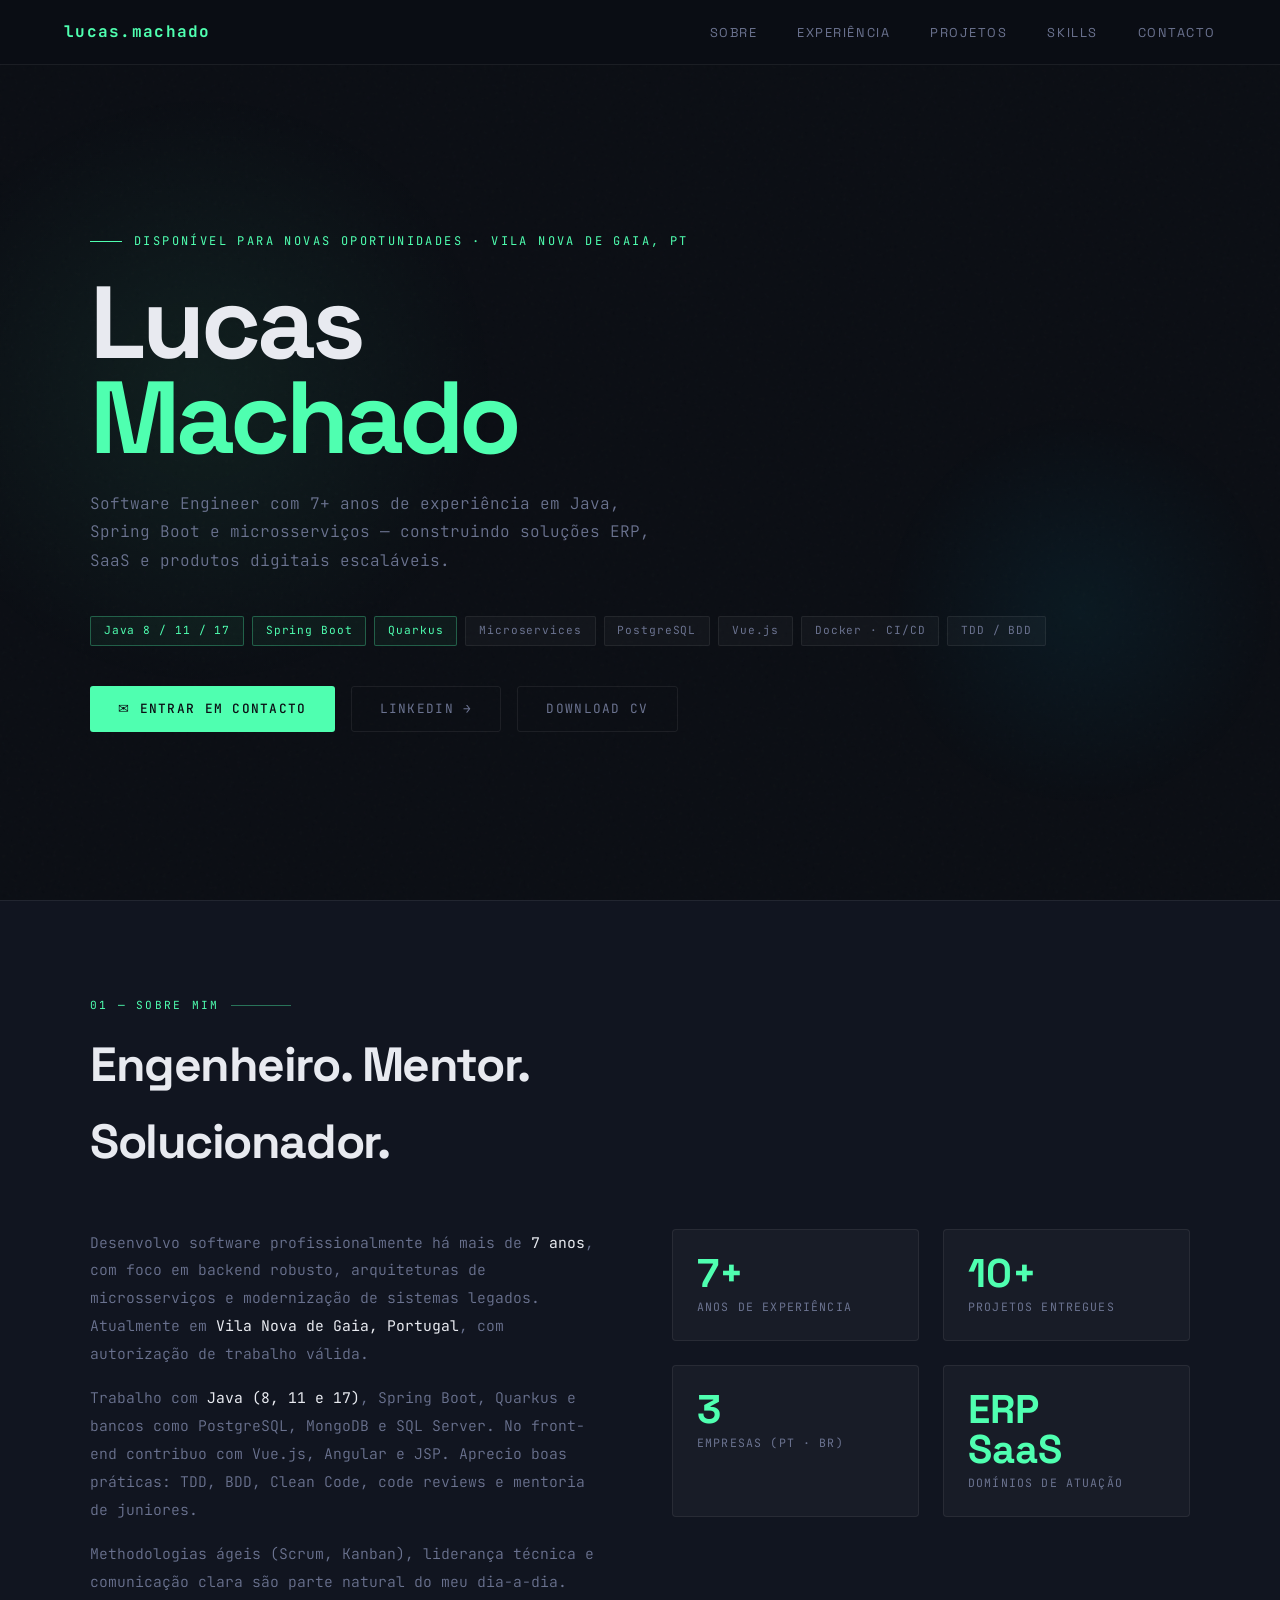
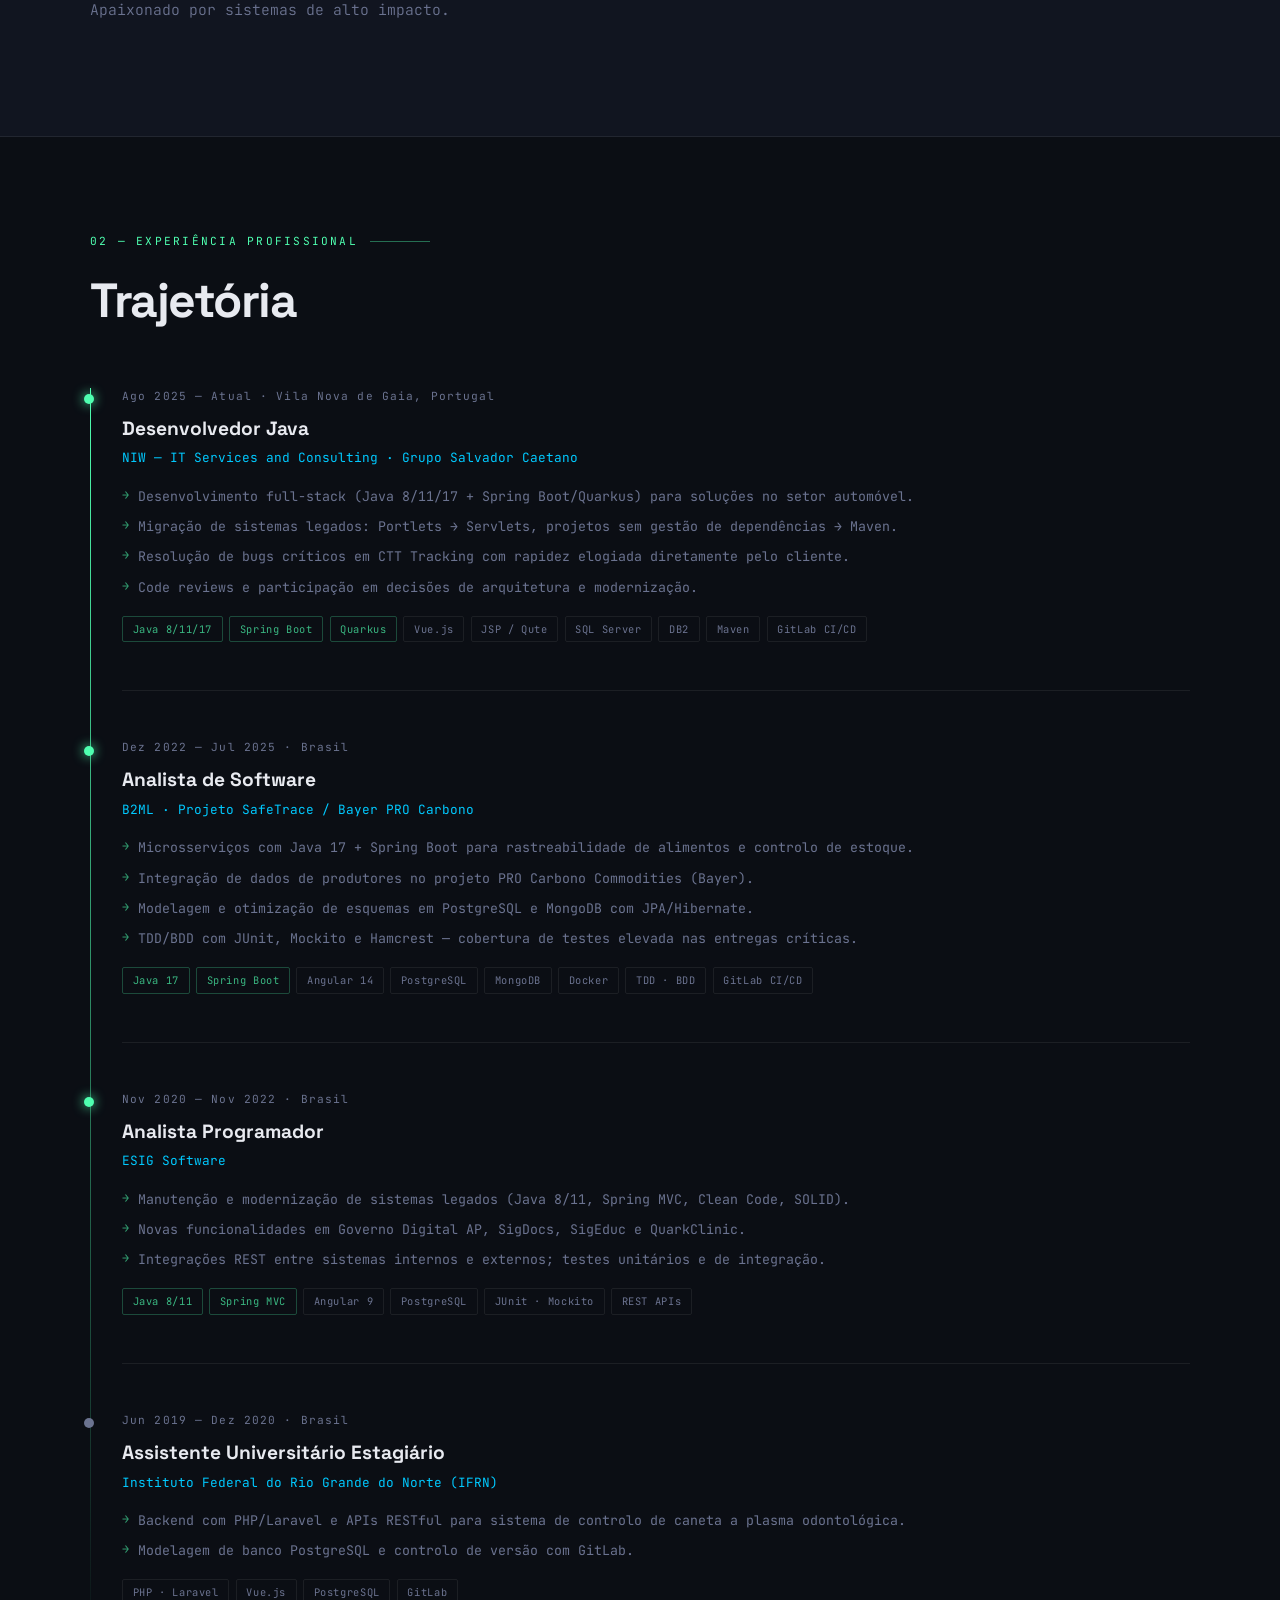
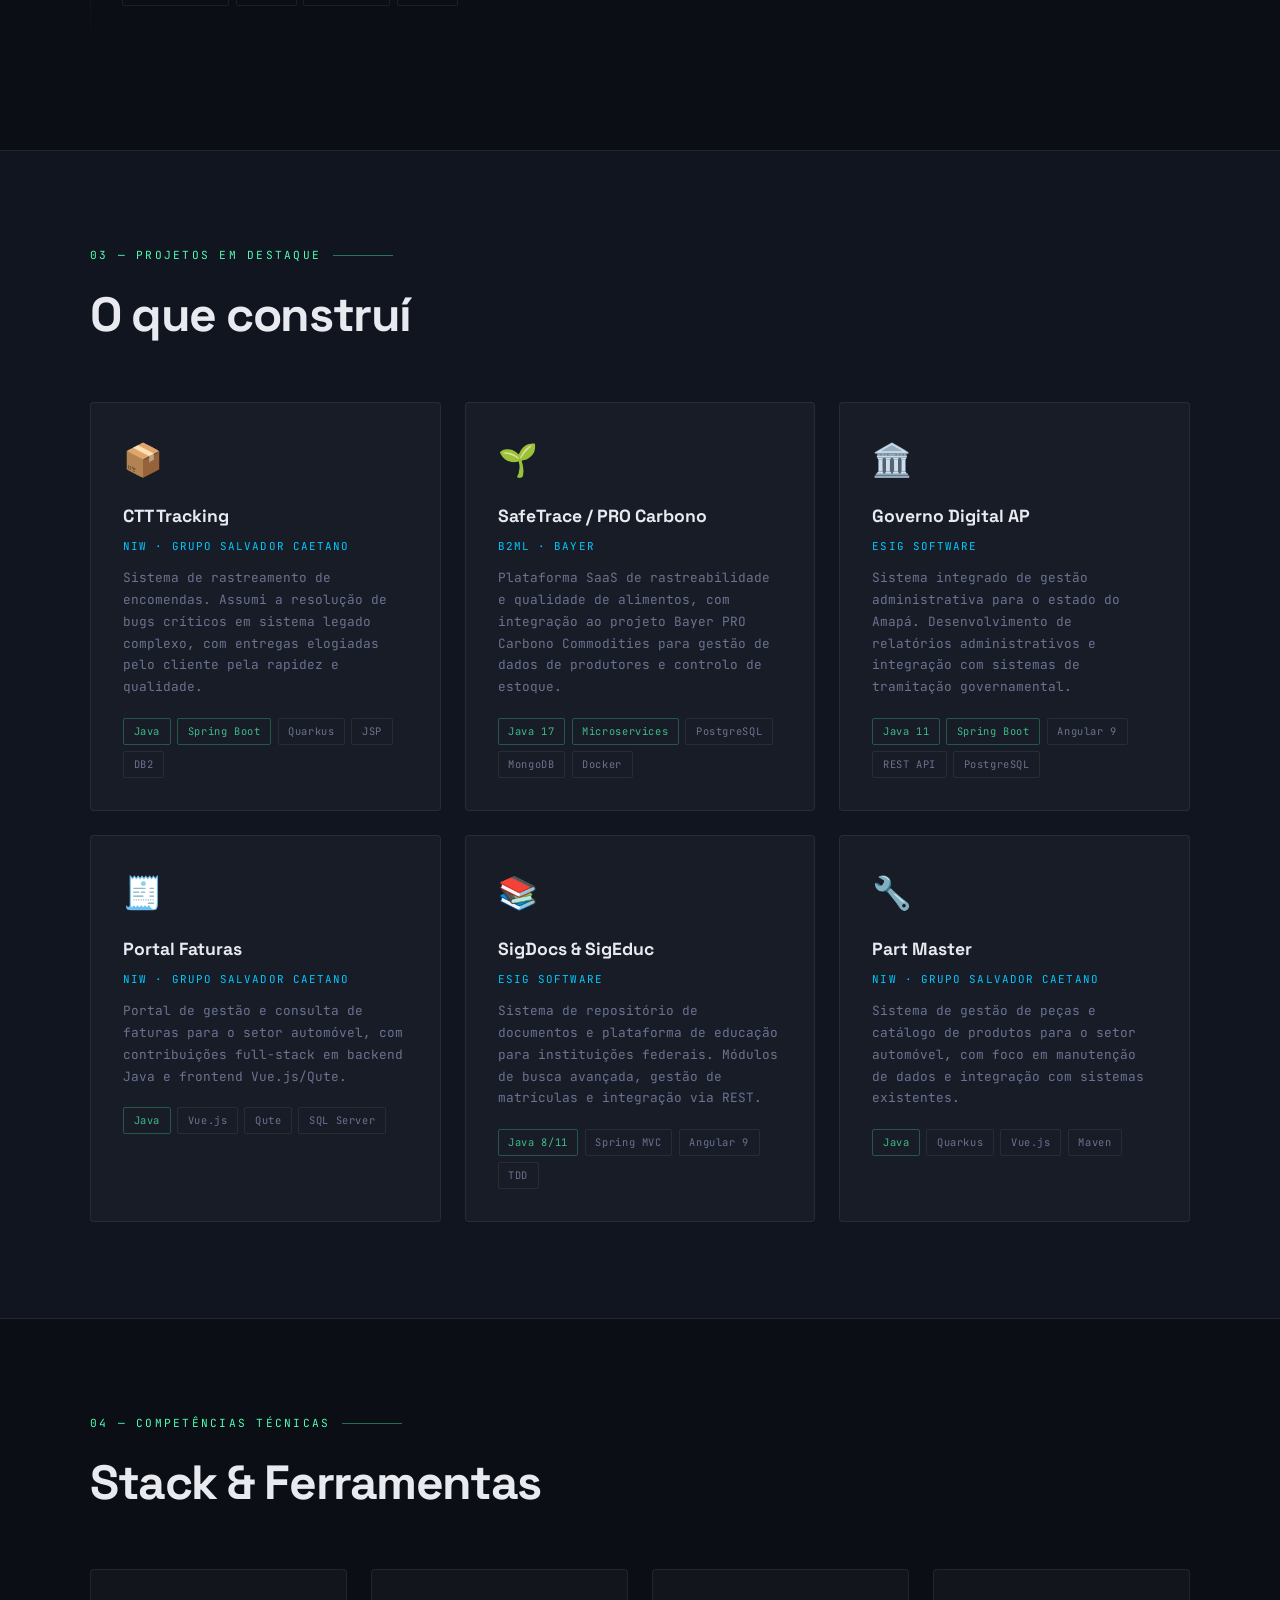
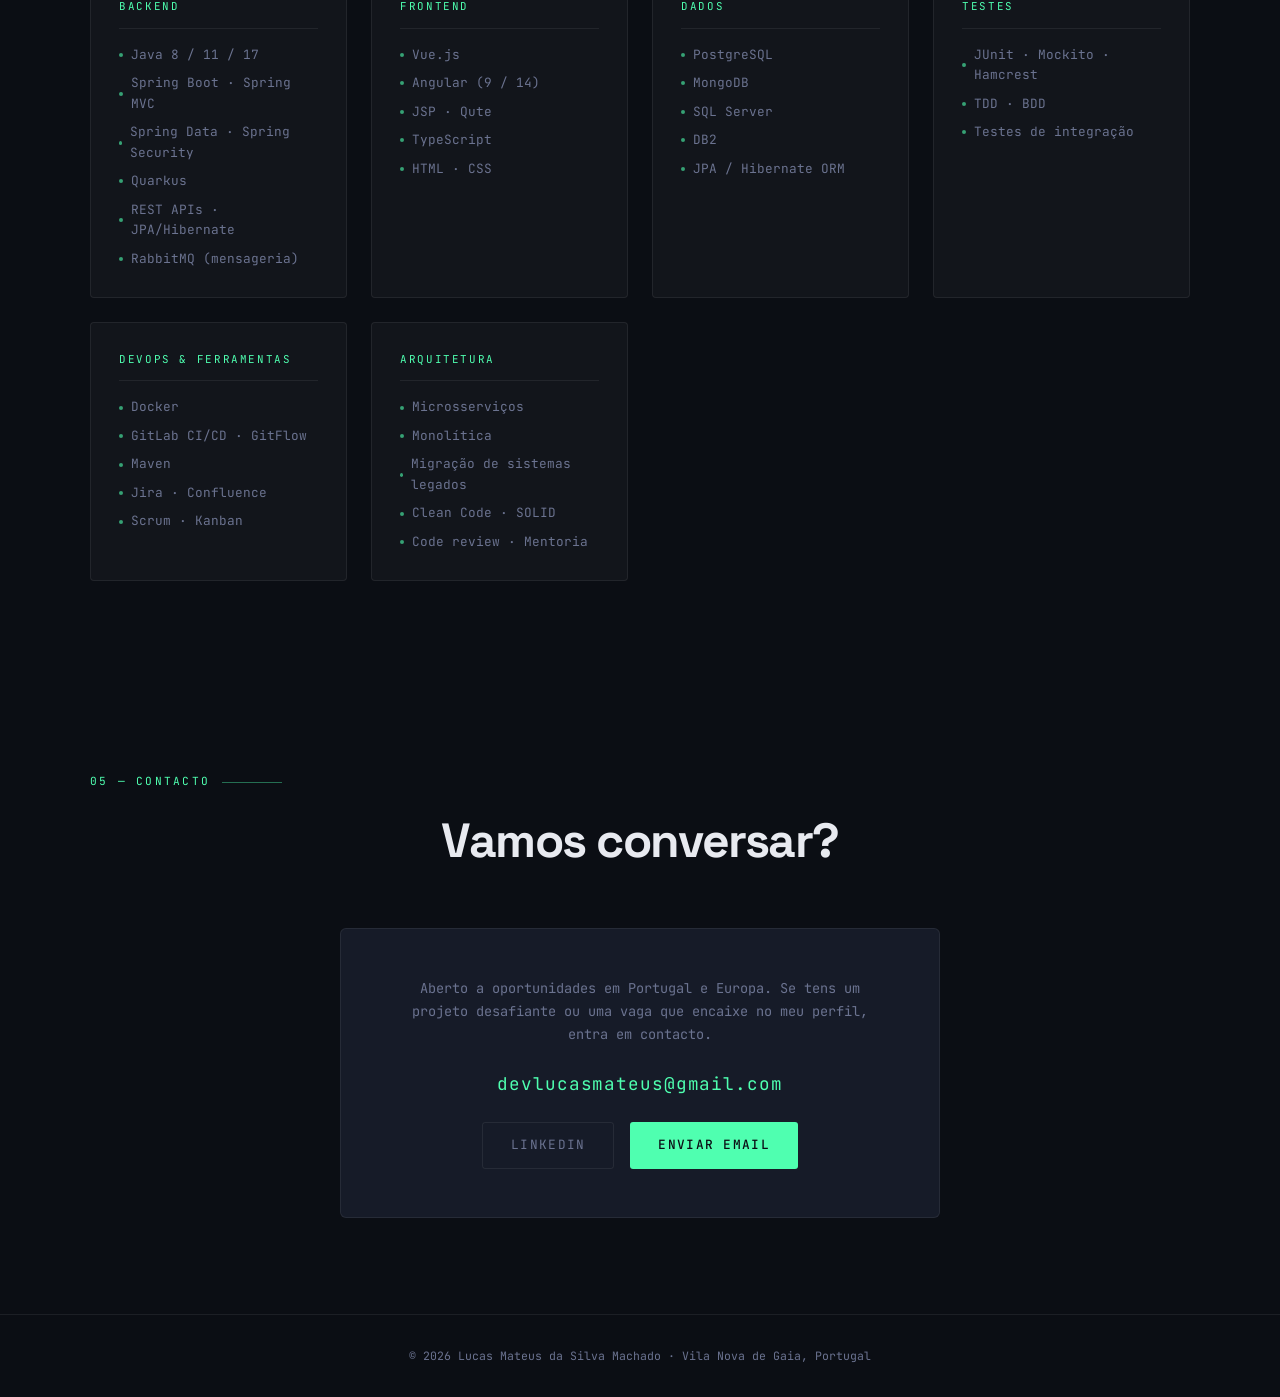
<file: index.html>
<!DOCTYPE html>
<html lang="pt">

<head>
  <meta charset="UTF-8" />
  <meta name="viewport" content="width=device-width, initial-scale=1.0" />
  <title>Lucas Machado — Software Engineer</title>
  <link rel="preconnect" href="https://fonts.googleapis.com" />
  <link rel="preconnect" href="https://fonts.gstatic.com" crossorigin />
  <link
    href="https://fonts.googleapis.com/css2?family=Space+Grotesk:wght@400;500;600;700&family=JetBrains+Mono:wght@300;400;500&display=swap"
    rel="stylesheet" />
  <link rel="stylesheet" href="styles.css" />
</head>

<body>

  <!-- NAV -->
  <nav>
    <span class="nav-logo">lucas.machado</span>
    <ul class="nav-links">
      <li><a href="#sobre">Sobre</a></li>
      <li><a href="#experiencia">Experiência</a></li>
      <li><a href="#projetos">Projetos</a></li>
      <li><a href="#skills">Skills</a></li>
      <li><a href="#contacto">Contacto</a></li>
    </ul>
  </nav>

  <!-- HERO -->
  <section id="hero">
    <div class="hero-glow"></div>
    <div class="hero-glow2"></div>
    <div class="hero-inner">
      <p class="hero-tag">Disponível para novas oportunidades · Vila Nova de Gaia, PT</p>
      <h1>Lucas<br><span class="line2">Machado</span></h1>
      <p class="hero-desc">
        Software Engineer com 7+ anos de experiência em Java, Spring Boot e microsserviços —
        construindo soluções ERP, SaaS e produtos digitais escaláveis.
      </p>
      <div class="hero-badges">
        <span class="badge main">Java 8 / 11 / 17</span>
        <span class="badge main">Spring Boot</span>
        <span class="badge main">Quarkus</span>
        <span class="badge">Microservices</span>
        <span class="badge">PostgreSQL</span>
        <span class="badge">Vue.js</span>
        <span class="badge">Docker · CI/CD</span>
        <span class="badge">TDD / BDD</span>
      </div>
      <div class="hero-ctas">
        <a href="mailto:devlucasmateus@gmail.com" class="btn btn-primary">✉ Entrar em contacto</a>
        <a href="https://linkedin.com/in/devlucasmateus" target="_blank" class="btn btn-ghost">LinkedIn →</a>
        <a href="resource/LUCAS_MACHADO_CV.pdf" class="btn btn-ghost" download>Download CV</a>
      </div>
    </div>
  </section>

  <!-- SOBRE -->
  <section id="sobre">
    <div class="container">
      <p class="section-label">01 — Sobre mim</p>
      <h2 class="section-title">Engenheiro. Mentor.<br>Solucionador.</h2>
      <div class="sobre-grid reveal">
        <div class="sobre-text">
          <p>
            Desenvolvo software profissionalmente há mais de <strong>7 anos</strong>, com foco em backend robusto,
            arquiteturas de microsserviços e modernização de sistemas legados. Atualmente em
            <strong>Vila Nova de Gaia, Portugal</strong>, com autorização de trabalho válida.
          </p>
          <p>
            Trabalho com <strong>Java (8, 11 e 17)</strong>, Spring Boot, Quarkus e bancos como PostgreSQL,
            MongoDB e SQL Server. No front-end contribuo com Vue.js, Angular e JSP. Aprecio
            boas práticas: TDD, BDD, Clean Code, code reviews e mentoria de juniores.
          </p>
          <p>
            Methodologias ágeis (Scrum, Kanban), liderança técnica e comunicação clara são
            parte natural do meu dia-a-dia. Apaixonado por sistemas de alto impacto.
          </p>
        </div>
        <div class="sobre-stats">
          <div class="stat-card">
            <div class="stat-num">7+</div>
            <div class="stat-label">Anos de experiência</div>
          </div>
          <div class="stat-card">
            <div class="stat-num">10+</div>
            <div class="stat-label">Projetos entregues</div>
          </div>
          <div class="stat-card">
            <div class="stat-num">3</div>
            <div class="stat-label">Empresas (PT · BR)</div>
          </div>
          <div class="stat-card">
            <div class="stat-num">ERP<br>SaaS</div>
            <div class="stat-label" style="margin-top:0.25rem">Domínios de atuação</div>
          </div>
        </div>
      </div>
    </div>
  </section>

  <!-- EXPERIÊNCIA -->
  <section id="experiencia">
    <div class="container">
      <p class="section-label">02 — Experiência profissional</p>
      <h2 class="section-title">Trajetória</h2>
      <div class="timeline">

        <!-- NIW -->
        <div class="timeline-item reveal">
          <div class="timeline-dot"></div>
          <p class="job-period">Ago 2025 — Atual · Vila Nova de Gaia, Portugal</p>
          <p class="job-title">Desenvolvedor Java</p>
          <p class="job-company">NIW — IT Services and Consulting · Grupo Salvador Caetano</p>
          <ul class="job-desc">
            <li>Desenvolvimento full-stack (Java 8/11/17 + Spring Boot/Quarkus) para soluções no setor automóvel.</li>
            <li>Migração de sistemas legados: Portlets → Servlets, projetos sem gestão de dependências → Maven.</li>
            <li>Resolução de bugs críticos em CTT Tracking com rapidez elogiada diretamente pelo cliente.</li>
            <li>Code reviews e participação em decisões de arquitetura e modernização.</li>
          </ul>
          <div class="tags">
            <span class="tag highlight">Java 8/11/17</span>
            <span class="tag highlight">Spring Boot</span>
            <span class="tag highlight">Quarkus</span>
            <span class="tag">Vue.js</span>
            <span class="tag">JSP / Qute</span>
            <span class="tag">SQL Server</span>
            <span class="tag">DB2</span>
            <span class="tag">Maven</span>
            <span class="tag">GitLab CI/CD</span>
          </div>
        </div>

        <!-- B2ML -->
        <div class="timeline-item reveal">
          <div class="timeline-dot"></div>
          <p class="job-period">Dez 2022 — Jul 2025 · Brasil</p>
          <p class="job-title">Analista de Software</p>
          <p class="job-company">B2ML · Projeto SafeTrace / Bayer PRO Carbono</p>
          <ul class="job-desc">
            <li>Microsserviços com Java 17 + Spring Boot para rastreabilidade de alimentos e controlo de estoque.</li>
            <li>Integração de dados de produtores no projeto PRO Carbono Commodities (Bayer).</li>
            <li>Modelagem e otimização de esquemas em PostgreSQL e MongoDB com JPA/Hibernate.</li>
            <li>TDD/BDD com JUnit, Mockito e Hamcrest — cobertura de testes elevada nas entregas críticas.</li>
          </ul>
          <div class="tags">
            <span class="tag highlight">Java 17</span>
            <span class="tag highlight">Spring Boot</span>
            <span class="tag">Angular 14</span>
            <span class="tag">PostgreSQL</span>
            <span class="tag">MongoDB</span>
            <span class="tag">Docker</span>
            <span class="tag">TDD · BDD</span>
            <span class="tag">GitLab CI/CD</span>
          </div>
        </div>

        <!-- ESIG -->
        <div class="timeline-item reveal">
          <div class="timeline-dot"></div>
          <p class="job-period">Nov 2020 — Nov 2022 · Brasil</p>
          <p class="job-title">Analista Programador</p>
          <p class="job-company">ESIG Software</p>
          <ul class="job-desc">
            <li>Manutenção e modernização de sistemas legados (Java 8/11, Spring MVC, Clean Code, SOLID).</li>
            <li>Novas funcionalidades em Governo Digital AP, SigDocs, SigEduc e QuarkClinic.</li>
            <li>Integrações REST entre sistemas internos e externos; testes unitários e de integração.</li>
          </ul>
          <div class="tags">
            <span class="tag highlight">Java 8/11</span>
            <span class="tag highlight">Spring MVC</span>
            <span class="tag">Angular 9</span>
            <span class="tag">PostgreSQL</span>
            <span class="tag">JUnit · Mockito</span>
            <span class="tag">REST APIs</span>
          </div>
        </div>

        <!-- IFRN -->
        <div class="timeline-item reveal">
          <div class="timeline-dot" style="background:var(--muted); box-shadow:none;"></div>
          <p class="job-period">Jun 2019 — Dez 2020 · Brasil</p>
          <p class="job-title">Assistente Universitário Estagiário</p>
          <p class="job-company">Instituto Federal do Rio Grande do Norte (IFRN)</p>
          <ul class="job-desc">
            <li>Backend com PHP/Laravel e APIs RESTful para sistema de controlo de caneta a plasma odontológica.</li>
            <li>Modelagem de banco PostgreSQL e controlo de versão com GitLab.</li>
          </ul>
          <div class="tags">
            <span class="tag">PHP · Laravel</span>
            <span class="tag">Vue.js</span>
            <span class="tag">PostgreSQL</span>
            <span class="tag">GitLab</span>
          </div>
        </div>

      </div>
    </div>
  </section>

  <!-- PROJETOS -->
  <section id="projetos">
    <div class="container">
      <p class="section-label">03 — Projetos em destaque</p>
      <h2 class="section-title">O que construí</h2>
      <div class="projects-grid">

        <div class="project-card reveal">
          <div class="project-icon">📦</div>
          <p class="project-name">CTT Tracking</p>
          <p class="project-company">NIW · Grupo Salvador Caetano</p>
          <p class="project-desc">
            Sistema de rastreamento de encomendas. Assumi a resolução de bugs críticos em sistema legado complexo,
            com entregas elogiadas pelo cliente pela rapidez e qualidade.
          </p>
          <div class="tags">
            <span class="tag highlight">Java</span>
            <span class="tag highlight">Spring Boot</span>
            <span class="tag">Quarkus</span>
            <span class="tag">JSP</span>
            <span class="tag">DB2</span>
          </div>
        </div>

        <div class="project-card reveal">
          <div class="project-icon">🌱</div>
          <p class="project-name">SafeTrace / PRO Carbono</p>
          <p class="project-company">B2ML · Bayer</p>
          <p class="project-desc">
            Plataforma SaaS de rastreabilidade e qualidade de alimentos, com integração ao projeto
            Bayer PRO Carbono Commodities para gestão de dados de produtores e controlo de estoque.
          </p>
          <div class="tags">
            <span class="tag highlight">Java 17</span>
            <span class="tag highlight">Microservices</span>
            <span class="tag">PostgreSQL</span>
            <span class="tag">MongoDB</span>
            <span class="tag">Docker</span>
          </div>
        </div>

        <div class="project-card reveal">
          <div class="project-icon">🏛️</div>
          <p class="project-name">Governo Digital AP</p>
          <p class="project-company">ESIG Software</p>
          <p class="project-desc">
            Sistema integrado de gestão administrativa para o estado do Amapá. Desenvolvimento de
            relatórios administrativos e integração com sistemas de tramitação governamental.
          </p>
          <div class="tags">
            <span class="tag highlight">Java 11</span>
            <span class="tag highlight">Spring Boot</span>
            <span class="tag">Angular 9</span>
            <span class="tag">REST API</span>
            <span class="tag">PostgreSQL</span>
          </div>
        </div>

        <div class="project-card reveal">
          <div class="project-icon">🧾</div>
          <p class="project-name">Portal Faturas</p>
          <p class="project-company">NIW · Grupo Salvador Caetano</p>
          <p class="project-desc">
            Portal de gestão e consulta de faturas para o setor automóvel, com contribuições
            full-stack em backend Java e frontend Vue.js/Qute.
          </p>
          <div class="tags">
            <span class="tag highlight">Java</span>
            <span class="tag">Vue.js</span>
            <span class="tag">Qute</span>
            <span class="tag">SQL Server</span>
          </div>
        </div>

        <div class="project-card reveal">
          <div class="project-icon">📚</div>
          <p class="project-name">SigDocs & SigEduc</p>
          <p class="project-company">ESIG Software</p>
          <p class="project-desc">
            Sistema de repositório de documentos e plataforma de educação para instituições federais.
            Módulos de busca avançada, gestão de matrículas e integração via REST.
          </p>
          <div class="tags">
            <span class="tag highlight">Java 8/11</span>
            <span class="tag">Spring MVC</span>
            <span class="tag">Angular 9</span>
            <span class="tag">TDD</span>
          </div>
        </div>

        <div class="project-card reveal">
          <div class="project-icon">🔧</div>
          <p class="project-name">Part Master</p>
          <p class="project-company">NIW · Grupo Salvador Caetano</p>
          <p class="project-desc">
            Sistema de gestão de peças e catálogo de produtos para o setor automóvel,
            com foco em manutenção de dados e integração com sistemas existentes.
          </p>
          <div class="tags">
            <span class="tag highlight">Java</span>
            <span class="tag">Quarkus</span>
            <span class="tag">Vue.js</span>
            <span class="tag">Maven</span>
          </div>
        </div>

      </div>
    </div>
  </section>

  <!-- SKILLS -->
  <section id="skills">
    <div class="container">
      <p class="section-label">04 — Competências técnicas</p>
      <h2 class="section-title">Stack & Ferramentas</h2>
      <div class="skills-grid">

        <div class="skill-group reveal">
          <p class="skill-group-title">Backend</p>
          <ul class="skill-list">
            <li>Java 8 / 11 / 17</li>
            <li>Spring Boot · Spring MVC</li>
            <li>Spring Data · Spring Security</li>
            <li>Quarkus</li>
            <li>REST APIs · JPA/Hibernate</li>
            <li>RabbitMQ (mensageria)</li>
          </ul>
        </div>

        <div class="skill-group reveal">
          <p class="skill-group-title">Frontend</p>
          <ul class="skill-list">
            <li>Vue.js</li>
            <li>Angular (9 / 14)</li>
            <li>JSP · Qute</li>
            <li>TypeScript</li>
            <li>HTML · CSS</li>
          </ul>
        </div>

        <div class="skill-group reveal">
          <p class="skill-group-title">Dados</p>
          <ul class="skill-list">
            <li>PostgreSQL</li>
            <li>MongoDB</li>
            <li>SQL Server</li>
            <li>DB2</li>
            <li>JPA / Hibernate ORM</li>
          </ul>
        </div>

        <div class="skill-group reveal">
          <p class="skill-group-title">Testes</p>
          <ul class="skill-list">
            <li>JUnit · Mockito · Hamcrest</li>
            <li>TDD · BDD</li>
            <li>Testes de integração</li>
          </ul>
        </div>

        <div class="skill-group reveal">
          <p class="skill-group-title">DevOps & Ferramentas</p>
          <ul class="skill-list">
            <li>Docker</li>
            <li>GitLab CI/CD · GitFlow</li>
            <li>Maven</li>
            <li>Jira · Confluence</li>
            <li>Scrum · Kanban</li>
          </ul>
        </div>

        <div class="skill-group reveal">
          <p class="skill-group-title">Arquitetura</p>
          <ul class="skill-list">
            <li>Microsserviços</li>
            <li>Monolítica</li>
            <li>Migração de sistemas legados</li>
            <li>Clean Code · SOLID</li>
            <li>Code review · Mentoria</li>
          </ul>
        </div>

      </div>
    </div>
  </section>

  <!-- CONTACTO -->
  <section id="contacto">
    <div class="container">
      <p class="section-label">05 — Contacto</p>
      <h2 class="section-title">Vamos conversar?</h2>
      <div class="contact-box reveal">
        <p style="font-family: var(--font-mono); font-size: 0.85rem; color: var(--muted); line-height: 1.7;">
          Aberto a oportunidades em Portugal e Europa. Se tens um projeto desafiante
          ou uma vaga que encaixe no meu perfil, entra em contacto.
        </p>
        <a href="mailto:devlucasmateus@gmail.com" class="contact-email">devlucasmateus@gmail.com</a>
        <div class="contact-socials">
          <a href="https://linkedin.com/in/devlucasmateus" target="_blank" class="btn btn-ghost">LinkedIn</a>
          <a href="mailto:devlucasmateus@gmail.com" class="btn btn-primary">Enviar email</a>
        </div>
      </div>
    </div>
  </section>

  <footer>
    <p>© 2026 Lucas Mateus da Silva Machado · Vila Nova de Gaia, Portugal</p>
  </footer>

  <script src="scripts.js" defer></script>
</body>

</html>
</file>
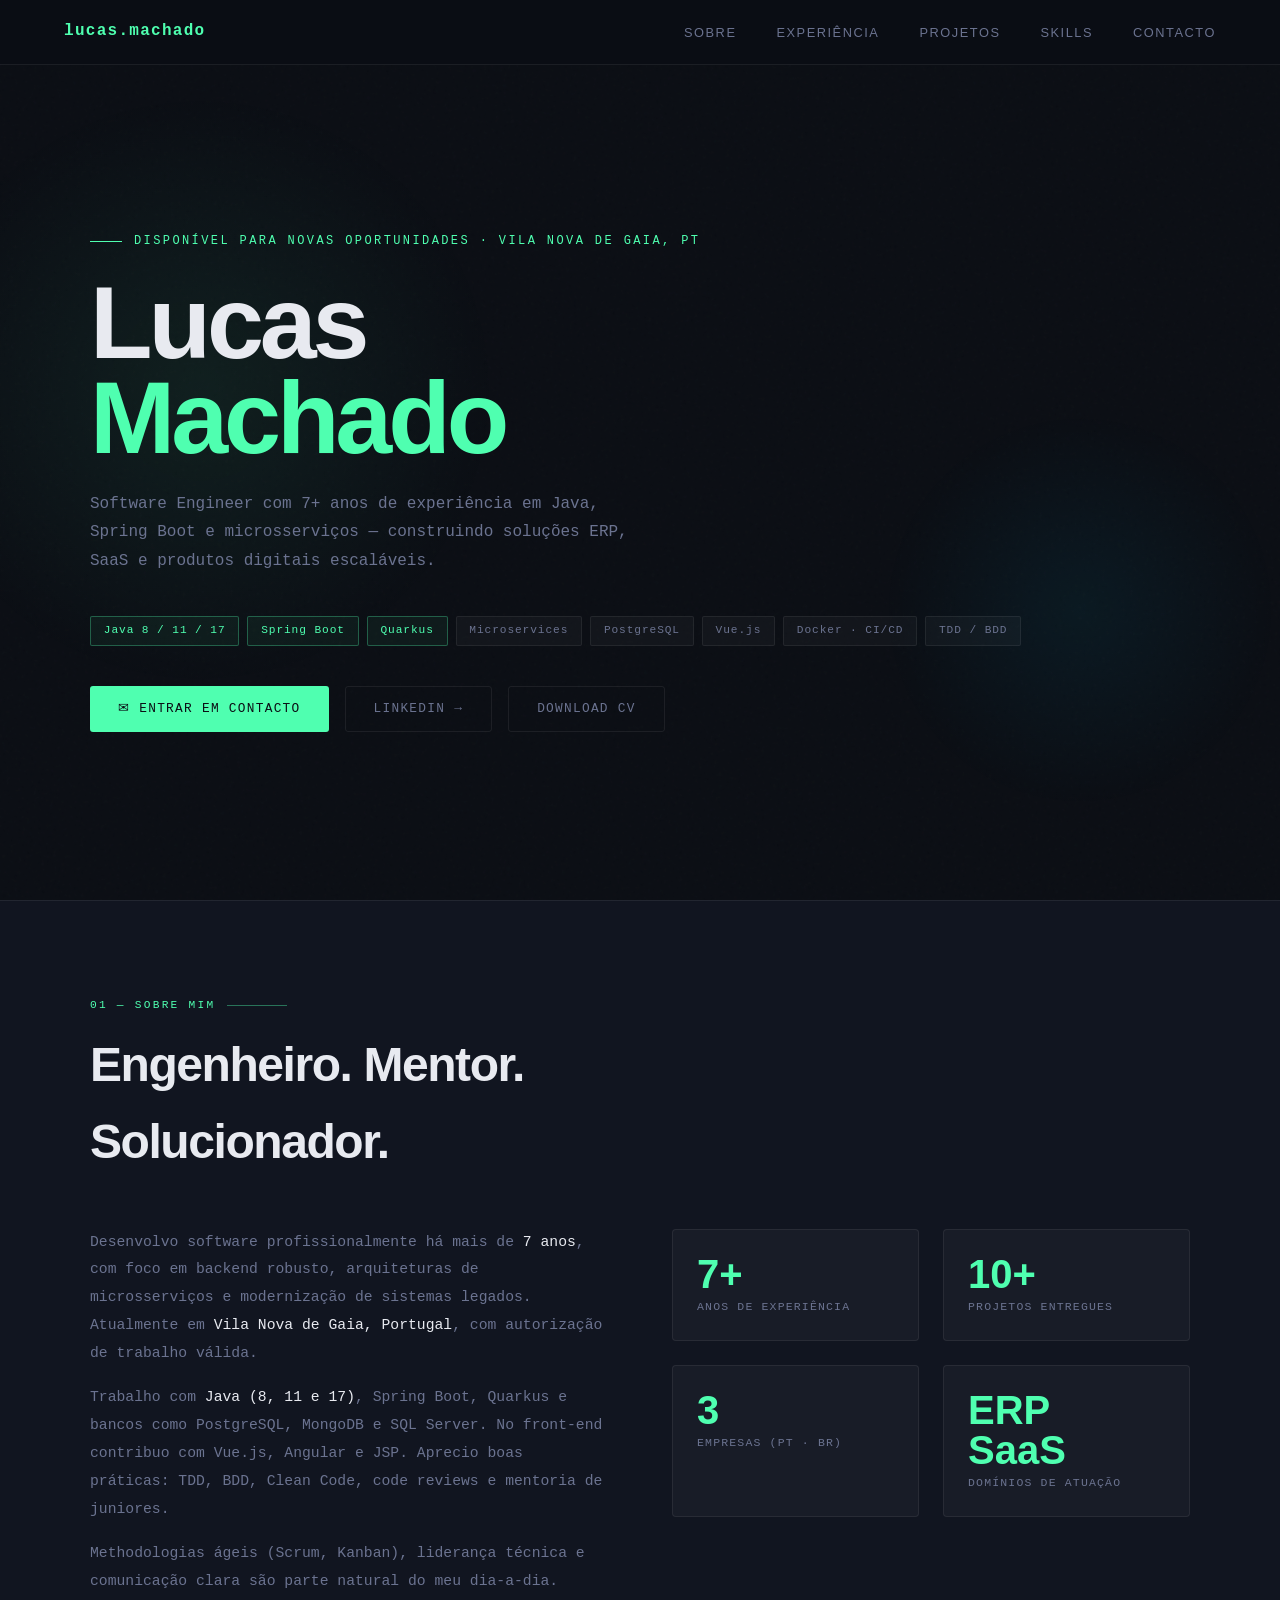
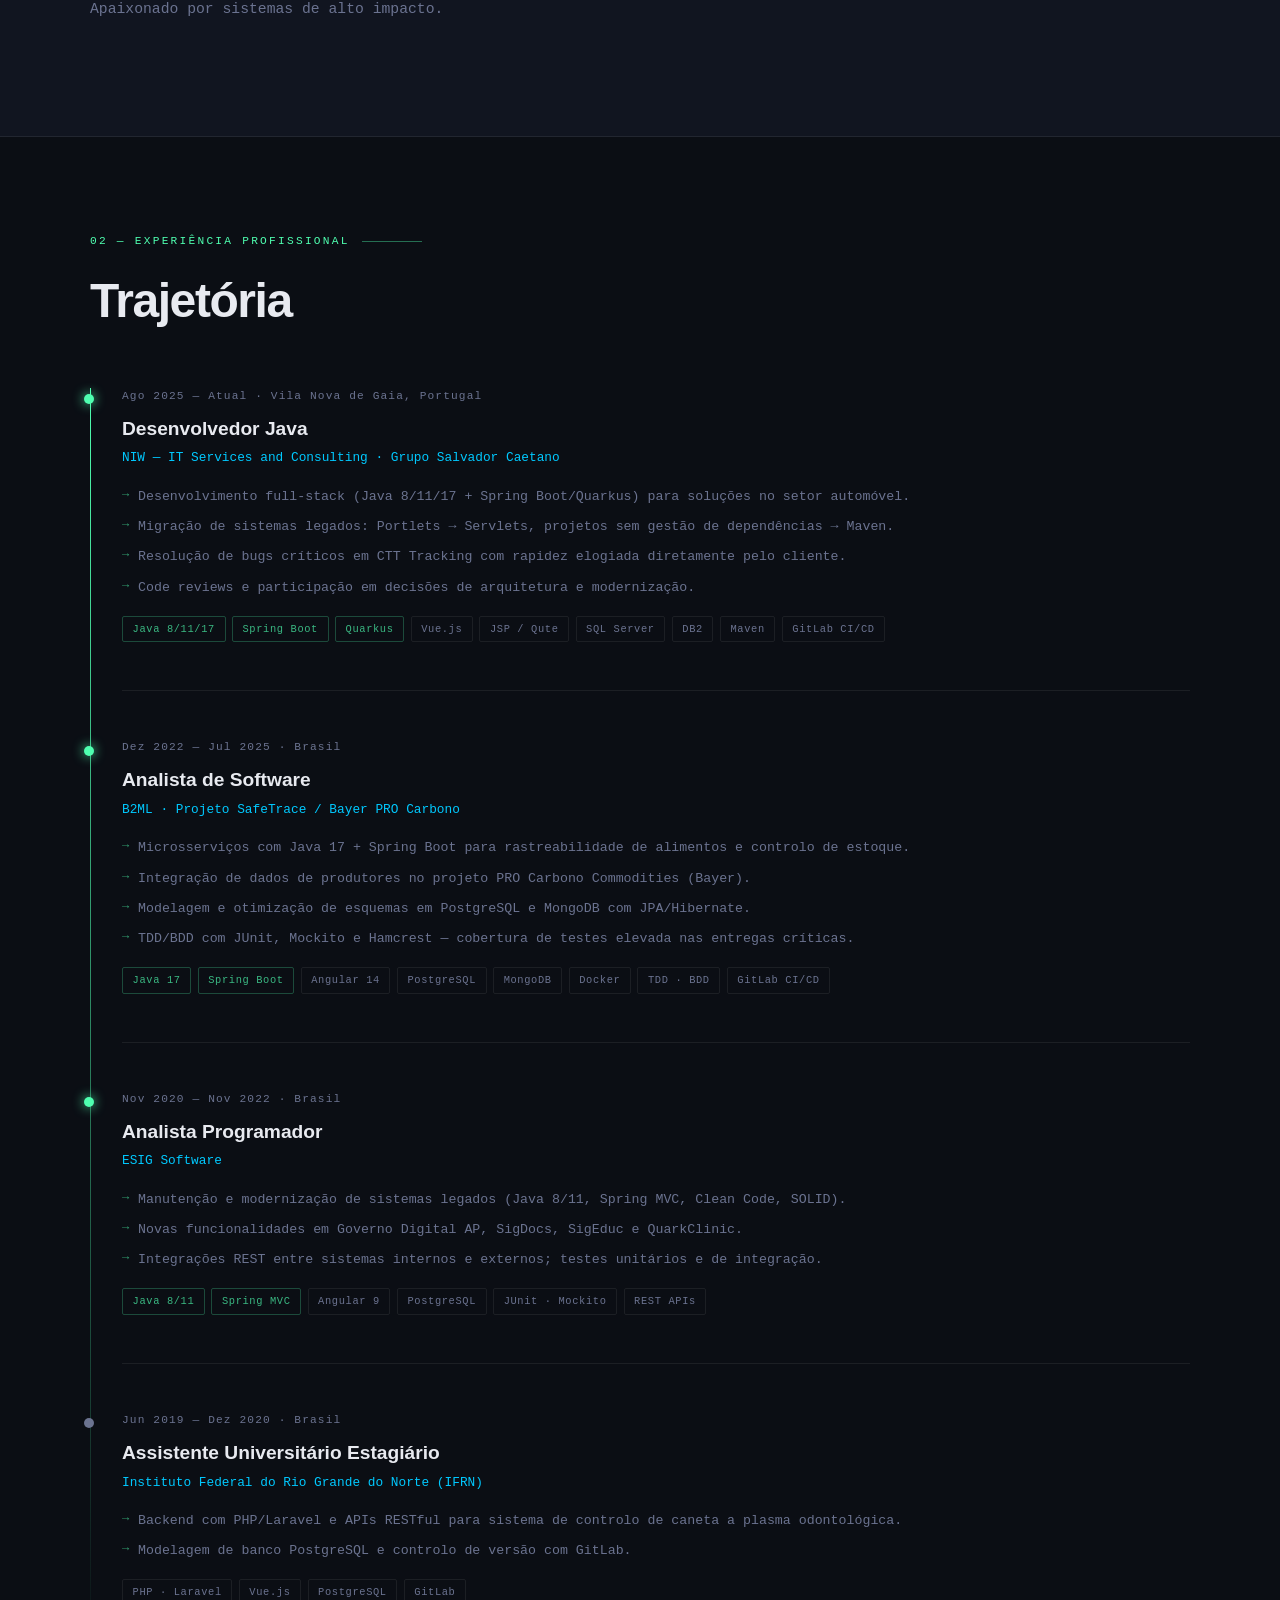
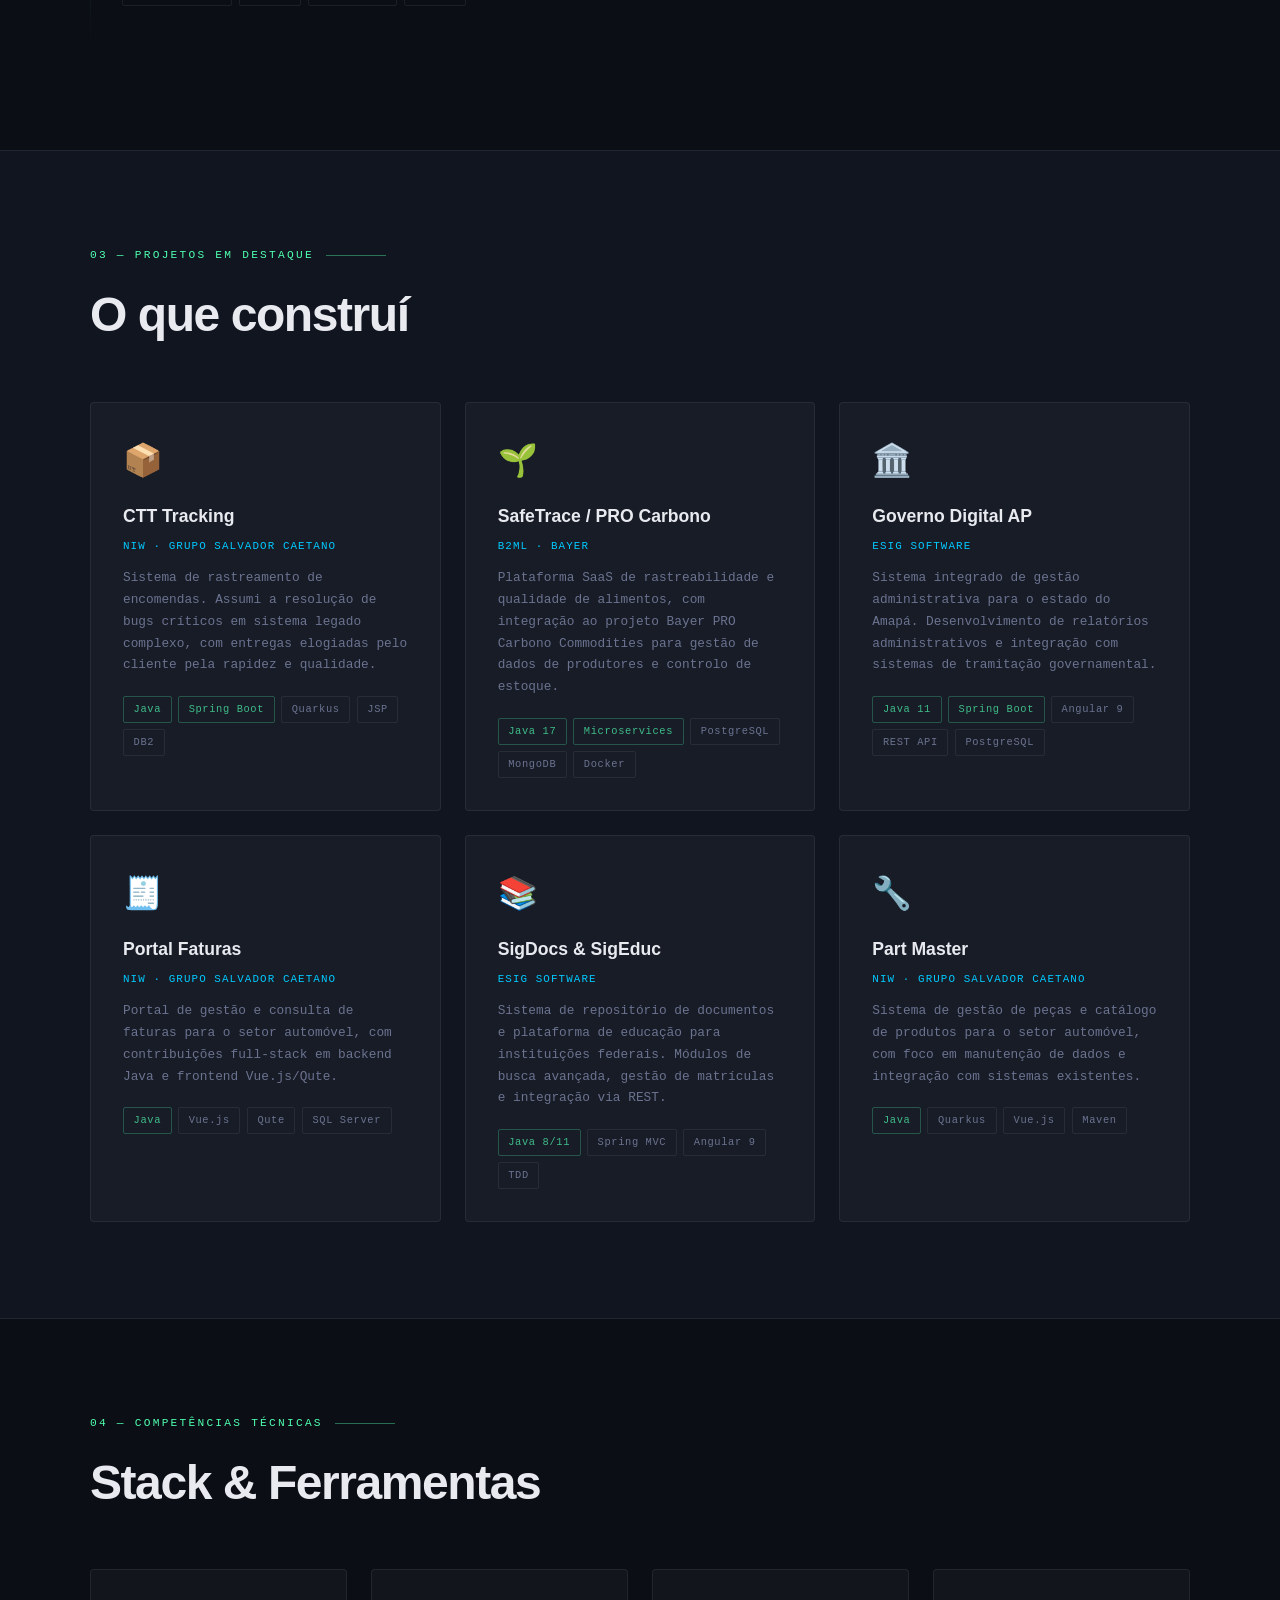
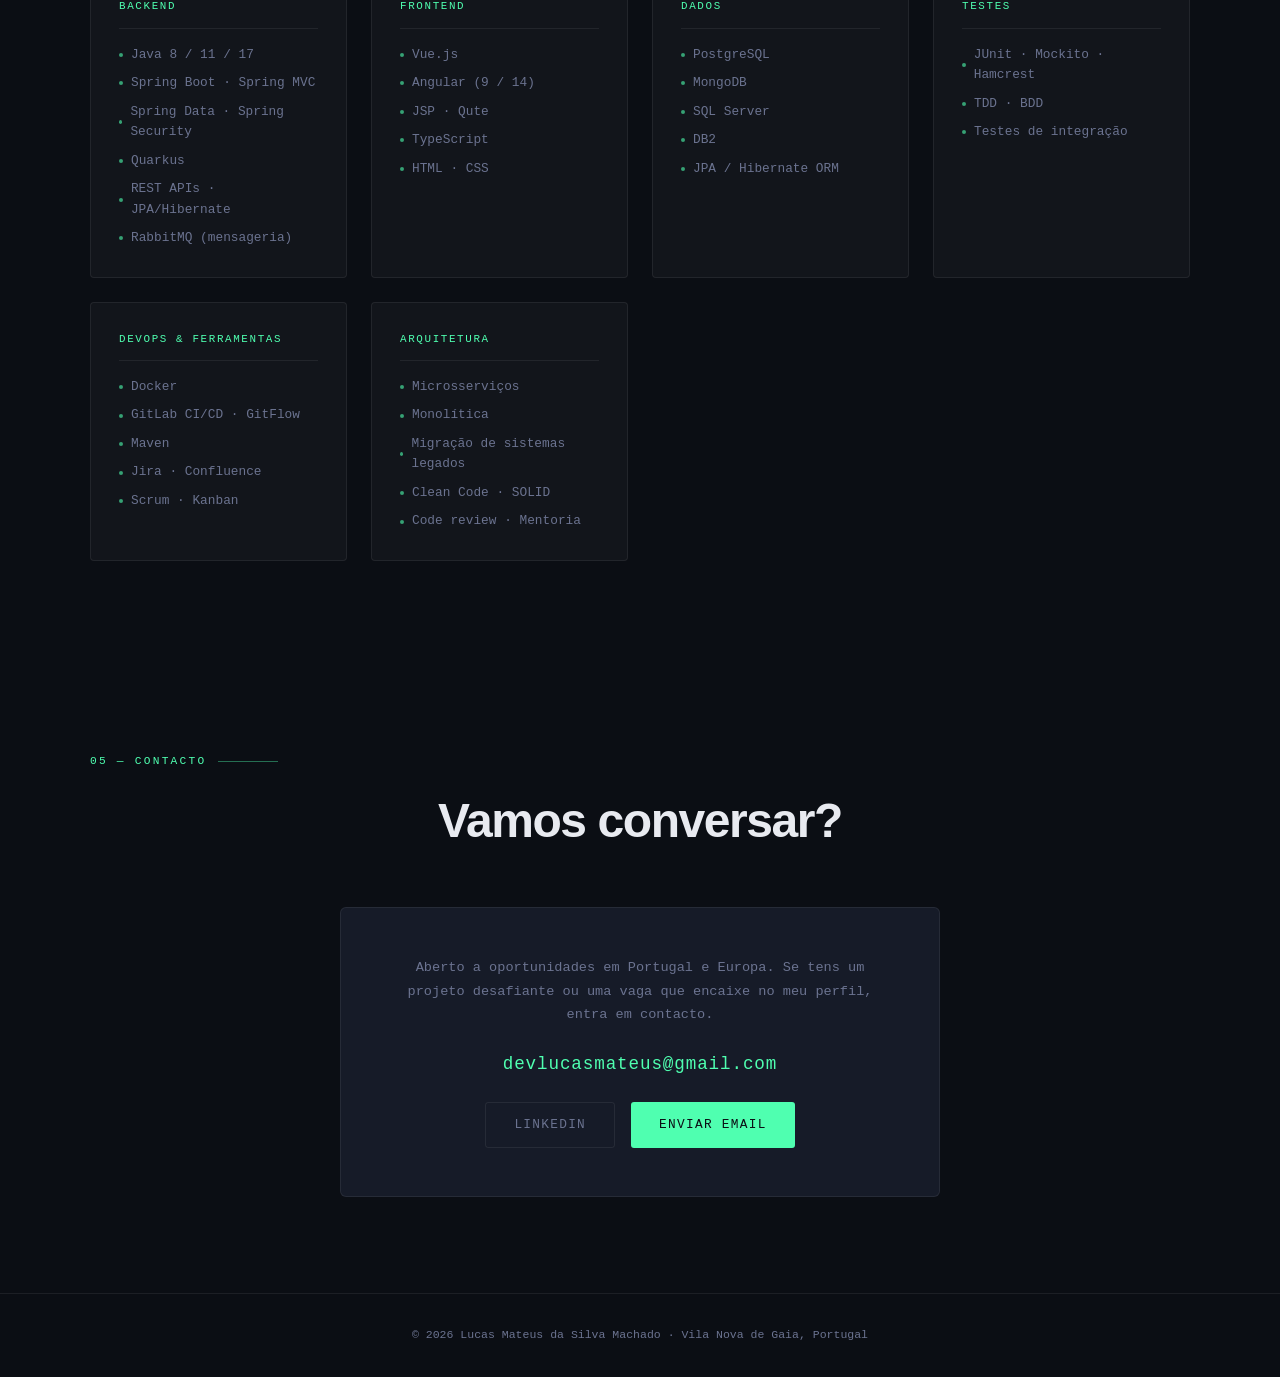
<file: index-devlucasmachado.html>
<!DOCTYPE html>
<html lang="pt">

<head>
  <meta charset="UTF-8" />
  <meta name="viewport" content="width=device-width, initial-scale=1.0" />
  <title>Lucas Machado — Software Engineer</title>
  <link rel="preconnect" href="https://fonts.googleapis.com" />
  <link
    href="https://fonts.googleapis.com/css2?family=Syne:wght@400;600;700;800&family=DM+Mono:wght@300;400;500&display=swap"
    rel="stylesheet" />
  <link rel="stylesheet" href="styles.css" />
</head>

<body>

  <!-- NAV -->
  <nav>
    <span class="nav-logo">lucas.machado</span>
    <ul class="nav-links">
      <li><a href="#sobre">Sobre</a></li>
      <li><a href="#experiencia">Experiência</a></li>
      <li><a href="#projetos">Projetos</a></li>
      <li><a href="#skills">Skills</a></li>
      <li><a href="#contacto">Contacto</a></li>
    </ul>
  </nav>

  <!-- HERO -->
  <section id="hero">
    <div class="hero-glow"></div>
    <div class="hero-glow2"></div>
    <div class="hero-inner">
      <p class="hero-tag">Disponível para novas oportunidades · Vila Nova de Gaia, PT</p>
      <h1>Lucas<br><span class="line2">Machado</span></h1>
      <p class="hero-desc">
        Software Engineer com 7+ anos de experiência em Java, Spring Boot e microsserviços —
        construindo soluções ERP, SaaS e produtos digitais escaláveis.
      </p>
      <div class="hero-badges">
        <span class="badge main">Java 8 / 11 / 17</span>
        <span class="badge main">Spring Boot</span>
        <span class="badge main">Quarkus</span>
        <span class="badge">Microservices</span>
        <span class="badge">PostgreSQL</span>
        <span class="badge">Vue.js</span>
        <span class="badge">Docker · CI/CD</span>
        <span class="badge">TDD / BDD</span>
      </div>
      <div class="hero-ctas">
        <a href="mailto:devlucasmateus@gmail.com" class="btn btn-primary">✉ Entrar em contacto</a>
        <a href="https://linkedin.com/in/devlucasmateus" target="_blank" class="btn btn-ghost">LinkedIn →</a>
        <a href="resource/LUCAS_MACHADO_CV.pdf" class="btn btn-ghost" download>Download CV</a>
      </div>
    </div>
  </section>

  <!-- SOBRE -->
  <section id="sobre">
    <div class="container">
      <p class="section-label">01 — Sobre mim</p>
      <h2 class="section-title">Engenheiro. Mentor.<br>Solucionador.</h2>
      <div class="sobre-grid reveal">
        <div class="sobre-text">
          <p>
            Desenvolvo software profissionalmente há mais de <strong>7 anos</strong>, com foco em backend robusto,
            arquiteturas de microsserviços e modernização de sistemas legados. Atualmente em
            <strong>Vila Nova de Gaia, Portugal</strong>, com autorização de trabalho válida.
          </p>
          <p>
            Trabalho com <strong>Java (8, 11 e 17)</strong>, Spring Boot, Quarkus e bancos como PostgreSQL,
            MongoDB e SQL Server. No front-end contribuo com Vue.js, Angular e JSP. Aprecio
            boas práticas: TDD, BDD, Clean Code, code reviews e mentoria de juniores.
          </p>
          <p>
            Methodologias ágeis (Scrum, Kanban), liderança técnica e comunicação clara são
            parte natural do meu dia-a-dia. Apaixonado por sistemas de alto impacto.
          </p>
        </div>
        <div class="sobre-stats">
          <div class="stat-card">
            <div class="stat-num">7+</div>
            <div class="stat-label">Anos de experiência</div>
          </div>
          <div class="stat-card">
            <div class="stat-num">10+</div>
            <div class="stat-label">Projetos entregues</div>
          </div>
          <div class="stat-card">
            <div class="stat-num">3</div>
            <div class="stat-label">Empresas (PT · BR)</div>
          </div>
          <div class="stat-card">
            <div class="stat-num">ERP<br>SaaS</div>
            <div class="stat-label" style="margin-top:0.25rem">Domínios de atuação</div>
          </div>
        </div>
      </div>
    </div>
  </section>

  <!-- EXPERIÊNCIA -->
  <section id="experiencia">
    <div class="container">
      <p class="section-label">02 — Experiência profissional</p>
      <h2 class="section-title">Trajetória</h2>
      <div class="timeline">

        <!-- NIW -->
        <div class="timeline-item reveal">
          <div class="timeline-dot"></div>
          <p class="job-period">Ago 2025 — Atual · Vila Nova de Gaia, Portugal</p>
          <p class="job-title">Desenvolvedor Java</p>
          <p class="job-company">NIW — IT Services and Consulting · Grupo Salvador Caetano</p>
          <ul class="job-desc">
            <li>Desenvolvimento full-stack (Java 8/11/17 + Spring Boot/Quarkus) para soluções no setor automóvel.</li>
            <li>Migração de sistemas legados: Portlets → Servlets, projetos sem gestão de dependências → Maven.</li>
            <li>Resolução de bugs críticos em CTT Tracking com rapidez elogiada diretamente pelo cliente.</li>
            <li>Code reviews e participação em decisões de arquitetura e modernização.</li>
          </ul>
          <div class="tags">
            <span class="tag highlight">Java 8/11/17</span>
            <span class="tag highlight">Spring Boot</span>
            <span class="tag highlight">Quarkus</span>
            <span class="tag">Vue.js</span>
            <span class="tag">JSP / Qute</span>
            <span class="tag">SQL Server</span>
            <span class="tag">DB2</span>
            <span class="tag">Maven</span>
            <span class="tag">GitLab CI/CD</span>
          </div>
        </div>

        <!-- B2ML -->
        <div class="timeline-item reveal">
          <div class="timeline-dot"></div>
          <p class="job-period">Dez 2022 — Jul 2025 · Brasil</p>
          <p class="job-title">Analista de Software</p>
          <p class="job-company">B2ML · Projeto SafeTrace / Bayer PRO Carbono</p>
          <ul class="job-desc">
            <li>Microsserviços com Java 17 + Spring Boot para rastreabilidade de alimentos e controlo de estoque.</li>
            <li>Integração de dados de produtores no projeto PRO Carbono Commodities (Bayer).</li>
            <li>Modelagem e otimização de esquemas em PostgreSQL e MongoDB com JPA/Hibernate.</li>
            <li>TDD/BDD com JUnit, Mockito e Hamcrest — cobertura de testes elevada nas entregas críticas.</li>
          </ul>
          <div class="tags">
            <span class="tag highlight">Java 17</span>
            <span class="tag highlight">Spring Boot</span>
            <span class="tag">Angular 14</span>
            <span class="tag">PostgreSQL</span>
            <span class="tag">MongoDB</span>
            <span class="tag">Docker</span>
            <span class="tag">TDD · BDD</span>
            <span class="tag">GitLab CI/CD</span>
          </div>
        </div>

        <!-- ESIG -->
        <div class="timeline-item reveal">
          <div class="timeline-dot"></div>
          <p class="job-period">Nov 2020 — Nov 2022 · Brasil</p>
          <p class="job-title">Analista Programador</p>
          <p class="job-company">ESIG Software</p>
          <ul class="job-desc">
            <li>Manutenção e modernização de sistemas legados (Java 8/11, Spring MVC, Clean Code, SOLID).</li>
            <li>Novas funcionalidades em Governo Digital AP, SigDocs, SigEduc e QuarkClinic.</li>
            <li>Integrações REST entre sistemas internos e externos; testes unitários e de integração.</li>
          </ul>
          <div class="tags">
            <span class="tag highlight">Java 8/11</span>
            <span class="tag highlight">Spring MVC</span>
            <span class="tag">Angular 9</span>
            <span class="tag">PostgreSQL</span>
            <span class="tag">JUnit · Mockito</span>
            <span class="tag">REST APIs</span>
          </div>
        </div>

        <!-- IFRN -->
        <div class="timeline-item reveal">
          <div class="timeline-dot" style="background:var(--muted); box-shadow:none;"></div>
          <p class="job-period">Jun 2019 — Dez 2020 · Brasil</p>
          <p class="job-title">Assistente Universitário Estagiário</p>
          <p class="job-company">Instituto Federal do Rio Grande do Norte (IFRN)</p>
          <ul class="job-desc">
            <li>Backend com PHP/Laravel e APIs RESTful para sistema de controlo de caneta a plasma odontológica.</li>
            <li>Modelagem de banco PostgreSQL e controlo de versão com GitLab.</li>
          </ul>
          <div class="tags">
            <span class="tag">PHP · Laravel</span>
            <span class="tag">Vue.js</span>
            <span class="tag">PostgreSQL</span>
            <span class="tag">GitLab</span>
          </div>
        </div>

      </div>
    </div>
  </section>

  <!-- PROJETOS -->
  <section id="projetos">
    <div class="container">
      <p class="section-label">03 — Projetos em destaque</p>
      <h2 class="section-title">O que construí</h2>
      <div class="projects-grid">

        <div class="project-card reveal">
          <div class="project-icon">📦</div>
          <p class="project-name">CTT Tracking</p>
          <p class="project-company">NIW · Grupo Salvador Caetano</p>
          <p class="project-desc">
            Sistema de rastreamento de encomendas. Assumi a resolução de bugs críticos em sistema legado complexo,
            com entregas elogiadas pelo cliente pela rapidez e qualidade.
          </p>
          <div class="tags">
            <span class="tag highlight">Java</span>
            <span class="tag highlight">Spring Boot</span>
            <span class="tag">Quarkus</span>
            <span class="tag">JSP</span>
            <span class="tag">DB2</span>
          </div>
        </div>

        <div class="project-card reveal">
          <div class="project-icon">🌱</div>
          <p class="project-name">SafeTrace / PRO Carbono</p>
          <p class="project-company">B2ML · Bayer</p>
          <p class="project-desc">
            Plataforma SaaS de rastreabilidade e qualidade de alimentos, com integração ao projeto
            Bayer PRO Carbono Commodities para gestão de dados de produtores e controlo de estoque.
          </p>
          <div class="tags">
            <span class="tag highlight">Java 17</span>
            <span class="tag highlight">Microservices</span>
            <span class="tag">PostgreSQL</span>
            <span class="tag">MongoDB</span>
            <span class="tag">Docker</span>
          </div>
        </div>

        <div class="project-card reveal">
          <div class="project-icon">🏛️</div>
          <p class="project-name">Governo Digital AP</p>
          <p class="project-company">ESIG Software</p>
          <p class="project-desc">
            Sistema integrado de gestão administrativa para o estado do Amapá. Desenvolvimento de
            relatórios administrativos e integração com sistemas de tramitação governamental.
          </p>
          <div class="tags">
            <span class="tag highlight">Java 11</span>
            <span class="tag highlight">Spring Boot</span>
            <span class="tag">Angular 9</span>
            <span class="tag">REST API</span>
            <span class="tag">PostgreSQL</span>
          </div>
        </div>

        <div class="project-card reveal">
          <div class="project-icon">🧾</div>
          <p class="project-name">Portal Faturas</p>
          <p class="project-company">NIW · Grupo Salvador Caetano</p>
          <p class="project-desc">
            Portal de gestão e consulta de faturas para o setor automóvel, com contribuições
            full-stack em backend Java e frontend Vue.js/Qute.
          </p>
          <div class="tags">
            <span class="tag highlight">Java</span>
            <span class="tag">Vue.js</span>
            <span class="tag">Qute</span>
            <span class="tag">SQL Server</span>
          </div>
        </div>

        <div class="project-card reveal">
          <div class="project-icon">📚</div>
          <p class="project-name">SigDocs & SigEduc</p>
          <p class="project-company">ESIG Software</p>
          <p class="project-desc">
            Sistema de repositório de documentos e plataforma de educação para instituições federais.
            Módulos de busca avançada, gestão de matrículas e integração via REST.
          </p>
          <div class="tags">
            <span class="tag highlight">Java 8/11</span>
            <span class="tag">Spring MVC</span>
            <span class="tag">Angular 9</span>
            <span class="tag">TDD</span>
          </div>
        </div>

        <div class="project-card reveal">
          <div class="project-icon">🔧</div>
          <p class="project-name">Part Master</p>
          <p class="project-company">NIW · Grupo Salvador Caetano</p>
          <p class="project-desc">
            Sistema de gestão de peças e catálogo de produtos para o setor automóvel,
            com foco em manutenção de dados e integração com sistemas existentes.
          </p>
          <div class="tags">
            <span class="tag highlight">Java</span>
            <span class="tag">Quarkus</span>
            <span class="tag">Vue.js</span>
            <span class="tag">Maven</span>
          </div>
        </div>

      </div>
    </div>
  </section>

  <!-- SKILLS -->
  <section id="skills">
    <div class="container">
      <p class="section-label">04 — Competências técnicas</p>
      <h2 class="section-title">Stack & Ferramentas</h2>
      <div class="skills-grid">

        <div class="skill-group reveal">
          <p class="skill-group-title">Backend</p>
          <ul class="skill-list">
            <li>Java 8 / 11 / 17</li>
            <li>Spring Boot · Spring MVC</li>
            <li>Spring Data · Spring Security</li>
            <li>Quarkus</li>
            <li>REST APIs · JPA/Hibernate</li>
            <li>RabbitMQ (mensageria)</li>
          </ul>
        </div>

        <div class="skill-group reveal">
          <p class="skill-group-title">Frontend</p>
          <ul class="skill-list">
            <li>Vue.js</li>
            <li>Angular (9 / 14)</li>
            <li>JSP · Qute</li>
            <li>TypeScript</li>
            <li>HTML · CSS</li>
          </ul>
        </div>

        <div class="skill-group reveal">
          <p class="skill-group-title">Dados</p>
          <ul class="skill-list">
            <li>PostgreSQL</li>
            <li>MongoDB</li>
            <li>SQL Server</li>
            <li>DB2</li>
            <li>JPA / Hibernate ORM</li>
          </ul>
        </div>

        <div class="skill-group reveal">
          <p class="skill-group-title">Testes</p>
          <ul class="skill-list">
            <li>JUnit · Mockito · Hamcrest</li>
            <li>TDD · BDD</li>
            <li>Testes de integração</li>
          </ul>
        </div>

        <div class="skill-group reveal">
          <p class="skill-group-title">DevOps & Ferramentas</p>
          <ul class="skill-list">
            <li>Docker</li>
            <li>GitLab CI/CD · GitFlow</li>
            <li>Maven</li>
            <li>Jira · Confluence</li>
            <li>Scrum · Kanban</li>
          </ul>
        </div>

        <div class="skill-group reveal">
          <p class="skill-group-title">Arquitetura</p>
          <ul class="skill-list">
            <li>Microsserviços</li>
            <li>Monolítica</li>
            <li>Migração de sistemas legados</li>
            <li>Clean Code · SOLID</li>
            <li>Code review · Mentoria</li>
          </ul>
        </div>

      </div>
    </div>
  </section>

  <!-- CONTACTO -->
  <section id="contacto">
    <div class="container">
      <p class="section-label">05 — Contacto</p>
      <h2 class="section-title">Vamos conversar?</h2>
      <div class="contact-box reveal">
        <p style="font-family: var(--font-mono); font-size: 0.85rem; color: var(--muted); line-height: 1.7;">
          Aberto a oportunidades em Portugal e Europa. Se tens um projeto desafiante
          ou uma vaga que encaixe no meu perfil, entra em contacto.
        </p>
        <a href="mailto:devlucasmateus@gmail.com" class="contact-email">devlucasmateus@gmail.com</a>
        <div class="contact-socials">
          <a href="https://linkedin.com/in/devlucasmateus" target="_blank" class="btn btn-ghost">LinkedIn</a>
          <a href="mailto:devlucasmateus@gmail.com" class="btn btn-primary">Enviar email</a>
        </div>
      </div>
    </div>
  </section>

  <footer>
    <p>© 2026 Lucas Mateus da Silva Machado · Vila Nova de Gaia, Portugal</p>
  </footer>

  <script src="scripts.js" defer></script>
</body>

</html>
</file>
<file: styles.css>
*, *::before, *::after { box-sizing: border-box; margin: 0; padding: 0; }

:root {
  --bg: #0b0e14;
  --bg2: #111520;
  --bg3: #161b28;
  --accent: #4fffb0;
  --accent2: #00c9ff;
  --text: #e8eaf0;
  --muted: #6b7390;
  --border: rgba(255,255,255,0.07);
  --card: rgba(255,255,255,0.03);
  --font-display: 'Space Grotesk', sans-serif;
  --font-mono: 'JetBrains Mono', monospace;
}

html { scroll-behavior: smooth; }

body {
  background: var(--bg);
  color: var(--text);
  font-family: var(--font-display);
  line-height: 1.6;
  overflow-x: hidden;
}

/* ─── NOISE OVERLAY ─── */
body::before {
  content: '';
  position: fixed;
  inset: 0;
  background-image: url("data:image/svg+xml,%3Csvg viewBox='0 0 256 256' xmlns='http://www.w3.org/2000/svg'%3E%3Cfilter id='noise'%3E%3CfeTurbulence type='fractalNoise' baseFrequency='0.9' numOctaves='4' stitchTiles='stitch'/%3E%3C/filter%3E%3Crect width='100%25' height='100%25' filter='url(%23noise)' opacity='0.04'/%3E%3C/svg%3E");
  pointer-events: none;
  z-index: 0;
  opacity: 0.5;
}

/* ─── NAV ─── */
nav {
  position: fixed;
  top: 0; left: 0; right: 0;
  z-index: 100;
  display: flex;
  justify-content: space-between;
  align-items: center;
  padding: 1.2rem 4rem;
  background: rgba(11,14,20,0.85);
  backdrop-filter: blur(12px);
  border-bottom: 1px solid var(--border);
}

.nav-logo {
  font-size: 1rem;
  font-weight: 700;
  letter-spacing: 0.08em;
  color: var(--accent);
  font-family: var(--font-mono);
}

.nav-links { display: flex; gap: 2.5rem; list-style: none; }

.nav-links a {
  color: var(--muted);
  text-decoration: none;
  font-size: 0.8rem;
  letter-spacing: 0.12em;
  text-transform: uppercase;
  transition: color 0.2s;
}
.nav-links a:hover { color: var(--accent); }

/* ─── HERO ─── */
#hero {
  min-height: 100vh;
  display: flex;
  align-items: center;
  padding: 8rem 4rem 4rem;
  position: relative;
}

.hero-glow {
  position: absolute;
  width: 600px; height: 600px;
  border-radius: 50%;
  background: radial-gradient(circle, rgba(79,255,176,0.07) 0%, transparent 70%);
  top: 10%; left: -100px;
  pointer-events: none;
}
.hero-glow2 {
  position: absolute;
  width: 400px; height: 400px;
  border-radius: 50%;
  background: radial-gradient(circle, rgba(0,201,255,0.06) 0%, transparent 70%);
  bottom: 10%; right: 0;
  pointer-events: none;
}

.hero-inner {
  max-width: 1100px;
  margin: 0 auto;
  width: 100%;
  position: relative;
  z-index: 1;
}

.hero-tag {
  font-family: var(--font-mono);
  font-size: 0.75rem;
  color: var(--accent);
  letter-spacing: 0.2em;
  text-transform: uppercase;
  margin-bottom: 1.5rem;
  display: flex;
  align-items: center;
  gap: 0.75rem;
}
.hero-tag::before {
  content: '';
  display: block;
  width: 32px; height: 1px;
  background: var(--accent);
}

h1 {
  font-size: clamp(3rem, 8vw, 7rem);
  font-weight: 700;
  line-height: 0.93;
  letter-spacing: -0.04em;
  margin-bottom: 1.5rem;
}

h1 .line2 { color: var(--accent); }

.hero-desc {
  max-width: 560px;
  color: var(--muted);
  font-size: 1rem;
  font-family: var(--font-mono);
  font-weight: 300;
  margin-bottom: 2.5rem;
  line-height: 1.8;
}

.hero-badges {
  display: flex;
  flex-wrap: wrap;
  gap: 0.5rem;
  margin-bottom: 2.5rem;
}

.badge {
  font-family: var(--font-mono);
  font-size: 0.7rem;
  padding: 0.3rem 0.8rem;
  border-radius: 2px;
  border: 1px solid var(--border);
  color: var(--muted);
  letter-spacing: 0.08em;
  background: var(--card);
}
.badge.main {
  border-color: rgba(79,255,176,0.3);
  color: var(--accent);
  background: rgba(79,255,176,0.05);
}

.hero-ctas { display: flex; gap: 1rem; flex-wrap: wrap; }

.btn {
  display: inline-flex;
  align-items: center;
  gap: 0.5rem;
  padding: 0.75rem 1.75rem;
  border-radius: 3px;
  font-family: var(--font-mono);
  font-size: 0.8rem;
  letter-spacing: 0.1em;
  text-transform: uppercase;
  text-decoration: none;
  transition: all 0.25s;
  cursor: pointer;
}

.btn-primary {
  background: var(--accent);
  color: #0b0e14;
  font-weight: 500;
}
.btn-primary:hover { background: #6fffc0; transform: translateY(-1px); }

.btn-ghost {
  border: 1px solid var(--border);
  color: var(--muted);
}
.btn-ghost:hover { border-color: var(--accent); color: var(--accent); }

/* ─── SECTIONS ─── */
section { padding: 6rem 4rem; position: relative; z-index: 1; }

.container { max-width: 1100px; margin: 0 auto; }

.section-label {
  font-family: var(--font-mono);
  font-size: 0.7rem;
  color: var(--accent);
  letter-spacing: 0.2em;
  text-transform: uppercase;
  margin-bottom: 0.75rem;
  display: flex;
  align-items: center;
  gap: 0.75rem;
}
.section-label::after {
  content: '';
  flex: 1;
  max-width: 60px;
  height: 1px;
  background: var(--accent);
  opacity: 0.4;
}

.section-title {
  font-size: clamp(2rem, 4vw, 3rem);
  font-weight: 700;
  letter-spacing: -0.03em;
  margin-bottom: 3rem;
}

/* ─── SOBRE ─── */
#sobre { background: var(--bg2); border-top: 1px solid var(--border); border-bottom: 1px solid var(--border); }

.sobre-grid {
  display: grid;
  grid-template-columns: 1fr 1fr;
  gap: 4rem;
  align-items: start;
}

.sobre-text p {
  color: var(--muted);
  font-family: var(--font-mono);
  font-weight: 300;
  font-size: 0.92rem;
  line-height: 1.9;
  margin-bottom: 1rem;
}

.sobre-text p strong { color: var(--text); font-weight: 400; }

.sobre-stats {
  display: grid;
  grid-template-columns: 1fr 1fr;
  gap: 1.5rem;
}

.stat-card {
  background: var(--card);
  border: 1px solid var(--border);
  padding: 1.5rem;
  border-radius: 4px;
}

.stat-num {
  font-size: 2.5rem;
  font-weight: 700;
  color: var(--accent);
  line-height: 1;
  margin-bottom: 0.25rem;
}

.stat-label {
  font-family: var(--font-mono);
  font-size: 0.72rem;
  color: var(--muted);
  letter-spacing: 0.1em;
  text-transform: uppercase;
}

/* ─── EXPERIÊNCIA ─── */
.timeline { position: relative; padding-left: 2rem; }
.timeline::before {
  content: '';
  position: absolute;
  left: 0; top: 0; bottom: 0;
  width: 1px;
  background: linear-gradient(to bottom, var(--accent), transparent);
}

.timeline-item {
  position: relative;
  margin-bottom: 3rem;
  padding-bottom: 3rem;
  border-bottom: 1px solid var(--border);
}
.timeline-item:last-child { border-bottom: none; margin-bottom: 0; }

.timeline-dot {
  position: absolute;
  left: -2.4rem;
  top: 0.4rem;
  width: 10px; height: 10px;
  background: var(--accent);
  border-radius: 50%;
  box-shadow: 0 0 12px var(--accent);
}

.job-period {
  font-family: var(--font-mono);
  font-size: 0.7rem;
  color: var(--muted);
  letter-spacing: 0.1em;
  margin-bottom: 0.5rem;
}

.job-title {
  font-size: 1.2rem;
  font-weight: 700;
  color: var(--text);
  margin-bottom: 0.25rem;
}

.job-company {
  font-family: var(--font-mono);
  font-size: 0.8rem;
  color: var(--accent2);
  margin-bottom: 1rem;
}

.job-desc {
  color: var(--muted);
  font-family: var(--font-mono);
  font-size: 0.83rem;
  line-height: 1.8;
  margin-bottom: 1rem;
}

.job-desc li { margin-bottom: 0.4rem; list-style: none; padding-left: 1rem; position: relative; }
.job-desc li::before { content: '→'; position: absolute; left: 0; color: var(--accent); opacity: 0.6; font-size: 0.75rem; }

.tags { display: flex; flex-wrap: wrap; gap: 0.4rem; }
.tag {
  font-family: var(--font-mono);
  font-size: 0.65rem;
  padding: 0.25rem 0.6rem;
  border: 1px solid var(--border);
  border-radius: 2px;
  color: var(--muted);
  letter-spacing: 0.06em;
}
.tag.highlight { border-color: rgba(79,255,176,0.25); color: rgba(79,255,176,0.7); }

/* ─── PROJETOS ─── */
#projetos { background: var(--bg2); border-top: 1px solid var(--border); border-bottom: 1px solid var(--border); }

.projects-grid {
  display: grid;
  grid-template-columns: repeat(auto-fit, minmax(300px, 1fr));
  gap: 1.5rem;
}

.project-card {
  background: var(--card);
  border: 1px solid var(--border);
  border-radius: 4px;
  padding: 2rem;
  transition: border-color 0.3s, transform 0.3s;
  position: relative;
  overflow: hidden;
}

.project-card::before {
  content: '';
  position: absolute;
  top: 0; left: 0; right: 0;
  height: 2px;
  background: linear-gradient(90deg, var(--accent), var(--accent2));
  transform: scaleX(0);
  transform-origin: left;
  transition: transform 0.4s;
}

.project-card:hover { border-color: rgba(79,255,176,0.2); transform: translateY(-4px); }
.project-card:hover::before { transform: scaleX(1); }

.project-icon {
  font-size: 2rem;
  margin-bottom: 1rem;
}

.project-name {
  font-size: 1.1rem;
  font-weight: 700;
  margin-bottom: 0.5rem;
  color: var(--text);
}

.project-company {
  font-family: var(--font-mono);
  font-size: 0.68rem;
  color: var(--accent2);
  letter-spacing: 0.1em;
  text-transform: uppercase;
  margin-bottom: 0.75rem;
}

.project-desc {
  font-family: var(--font-mono);
  font-size: 0.8rem;
  color: var(--muted);
  line-height: 1.7;
  margin-bottom: 1.25rem;
}

/* ─── SKILLS ─── */
.skills-grid {
  display: grid;
  grid-template-columns: repeat(auto-fit, minmax(240px, 1fr));
  gap: 1.5rem;
}

.skill-group {
  background: var(--card);
  border: 1px solid var(--border);
  border-radius: 4px;
  padding: 1.75rem;
}

.skill-group-title {
  font-family: var(--font-mono);
  font-size: 0.68rem;
  color: var(--accent);
  letter-spacing: 0.15em;
  text-transform: uppercase;
  margin-bottom: 1rem;
  padding-bottom: 0.75rem;
  border-bottom: 1px solid var(--border);
}

.skill-list {
  list-style: none;
  display: flex;
  flex-direction: column;
  gap: 0.5rem;
}

.skill-list li {
  font-family: var(--font-mono);
  font-size: 0.8rem;
  color: var(--muted);
  display: flex;
  align-items: center;
  gap: 0.5rem;
}

.skill-list li::before {
  content: '';
  display: block;
  width: 4px; height: 4px;
  background: var(--accent);
  border-radius: 50%;
  opacity: 0.6;
}

/* ─── CONTACTO ─── */
#contacto { text-align: center; }

.contact-box {
  max-width: 600px;
  margin: 0 auto;
  background: var(--bg3);
  border: 1px solid var(--border);
  border-radius: 6px;
  padding: 3rem;
}

.contact-email {
  font-size: 1.1rem;
  font-family: var(--font-mono);
  color: var(--accent);
  text-decoration: none;
  display: block;
  margin: 1.5rem 0;
  letter-spacing: 0.05em;
}

.contact-email:hover { opacity: 0.7; }

.contact-socials {
  display: flex;
  justify-content: center;
  gap: 1rem;
  margin-top: 1.5rem;
}

/* ─── FOOTER ─── */
footer {
  border-top: 1px solid var(--border);
  padding: 2rem 4rem;
  text-align: center;
  font-family: var(--font-mono);
  font-size: 0.72rem;
  color: var(--muted);
}

/* ─── ANIMATIONS ─── */
@keyframes fadeUp {
  from { opacity: 0; transform: translateY(30px); }
  to   { opacity: 1; transform: translateY(0); }
}

.hero-inner > * {
  opacity: 0;
  animation: fadeUp 0.7s forwards;
}
.hero-inner > *:nth-child(1) { animation-delay: 0.1s; }
.hero-inner > *:nth-child(2) { animation-delay: 0.25s; }
.hero-inner > *:nth-child(3) { animation-delay: 0.4s; }
.hero-inner > *:nth-child(4) { animation-delay: 0.5s; }
.hero-inner > *:nth-child(5) { animation-delay: 0.6s; }

/* ─── SCROLL REVEAL ─── */
.reveal {
  opacity: 0;
  transform: translateY(24px);
  transition: opacity 0.7s ease, transform 0.7s ease;
}
.reveal.visible { opacity: 1; transform: none; }

/* ─── RESPONSIVE ─── */
@media (max-width: 768px) {
  nav { padding: 1rem 1.5rem; }
  .nav-links { gap: 1.5rem; }
  section, #hero { padding: 5rem 1.5rem 3rem; }
  .sobre-grid { grid-template-columns: 1fr; gap: 2rem; }
  footer { padding: 2rem 1.5rem; }
}
</file>
